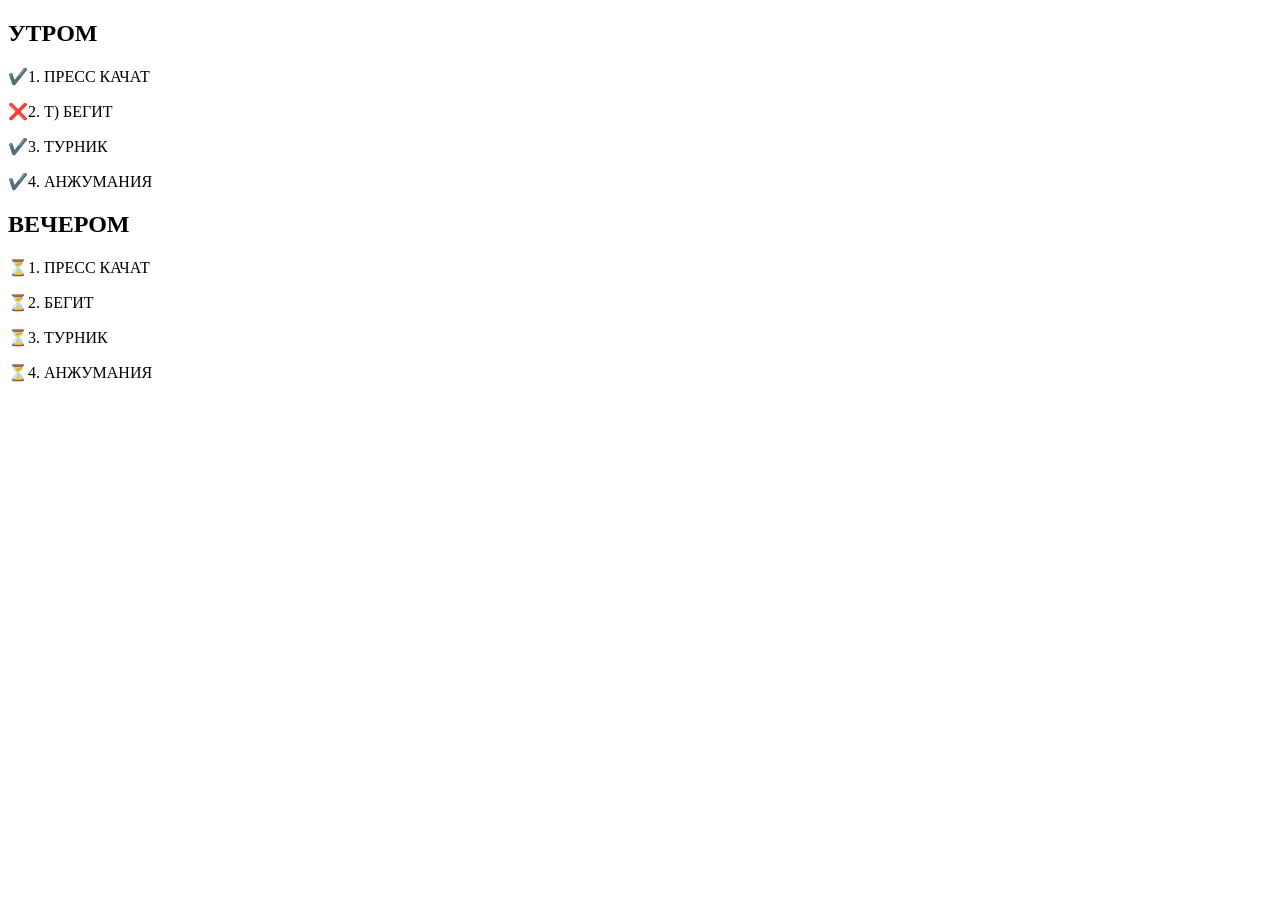
<file: kolosov.ivan/index.html>
<!DOCTYPE html>
<html lang="ru">
<head>
    <meta charset="UTF-8">
    <meta name="viewport" content="width=device-width, initial-scale=1.0">
    <title>TODOList</title>
    <link rel="stylesheet" href="style.css">
</head>
<body> 
    <h2>УТРОМ</h2>
    <p class="status" data-status="done">1. ПРЕСС КАЧАТ</p>
    <p class="status" data-status="canceled">2. Т) БЕГИТ</p>
    <p class="status" data-status="done">3. ТУРНИК</p>
    <p class="status" data-status="done">4. АНЖУМАНИЯ</p>
    <h2>ВЕЧЕРОМ</h2>
    <p class="status" data-status="pending">1. ПРЕСС КАЧАТ</p>
    <p class="status" data-status="pending">2. БЕГИТ</p>
    <p class="status" data-status="pending">3. ТУРНИК</p>
    <p class="status" data-status="pending">4. АНЖУМАНИЯ</p>
</body>
</html>
</file>
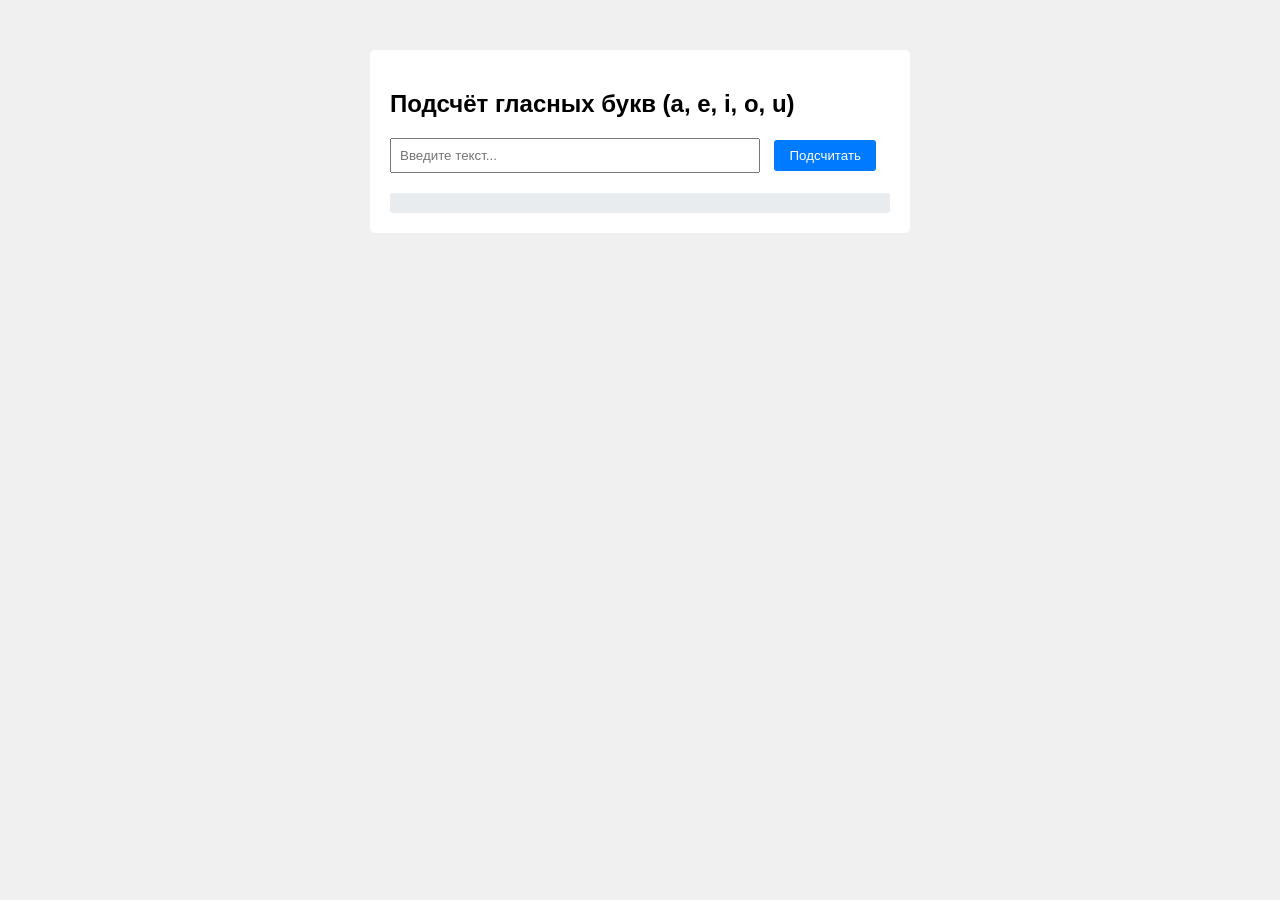
<file: TASK-2/index.html>
<!DOCTYPE html>
<html lang="ru">
<head>
    <meta charset="UTF-8">
    <title>Задача 2 - Гласные буквы</title>
    <link rel="stylesheet" href="style.css">
</head>
<body>
    <div class="container">
        <h2>Подсчёт гласных букв (a, e, i, o, u)</h2>
        
        <input type="text" id="textInput" placeholder="Введите текст...">
        <button onclick="countVowelsDemo()">Подсчитать</button>
        
        <div id="result"></div>
    </div>
    
    <script src="script.js"></script>
</body>
</html>
</file>
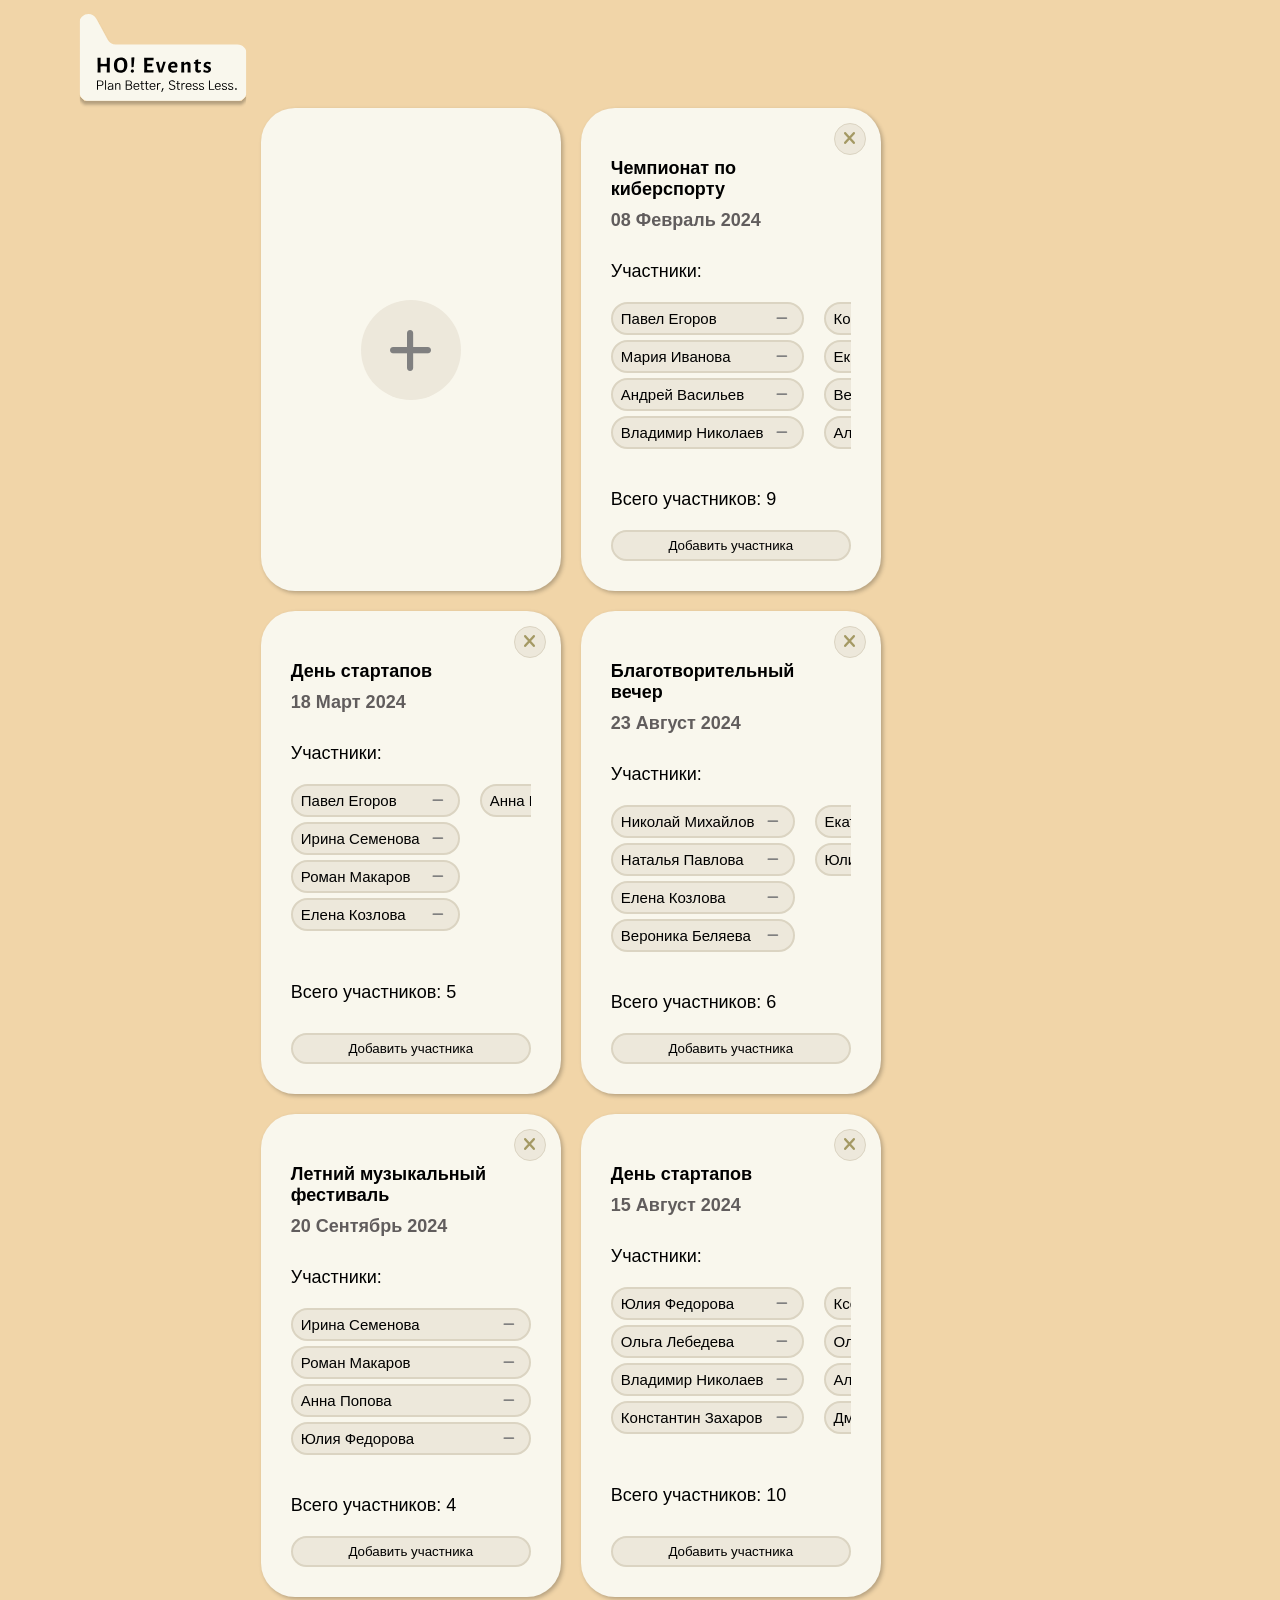
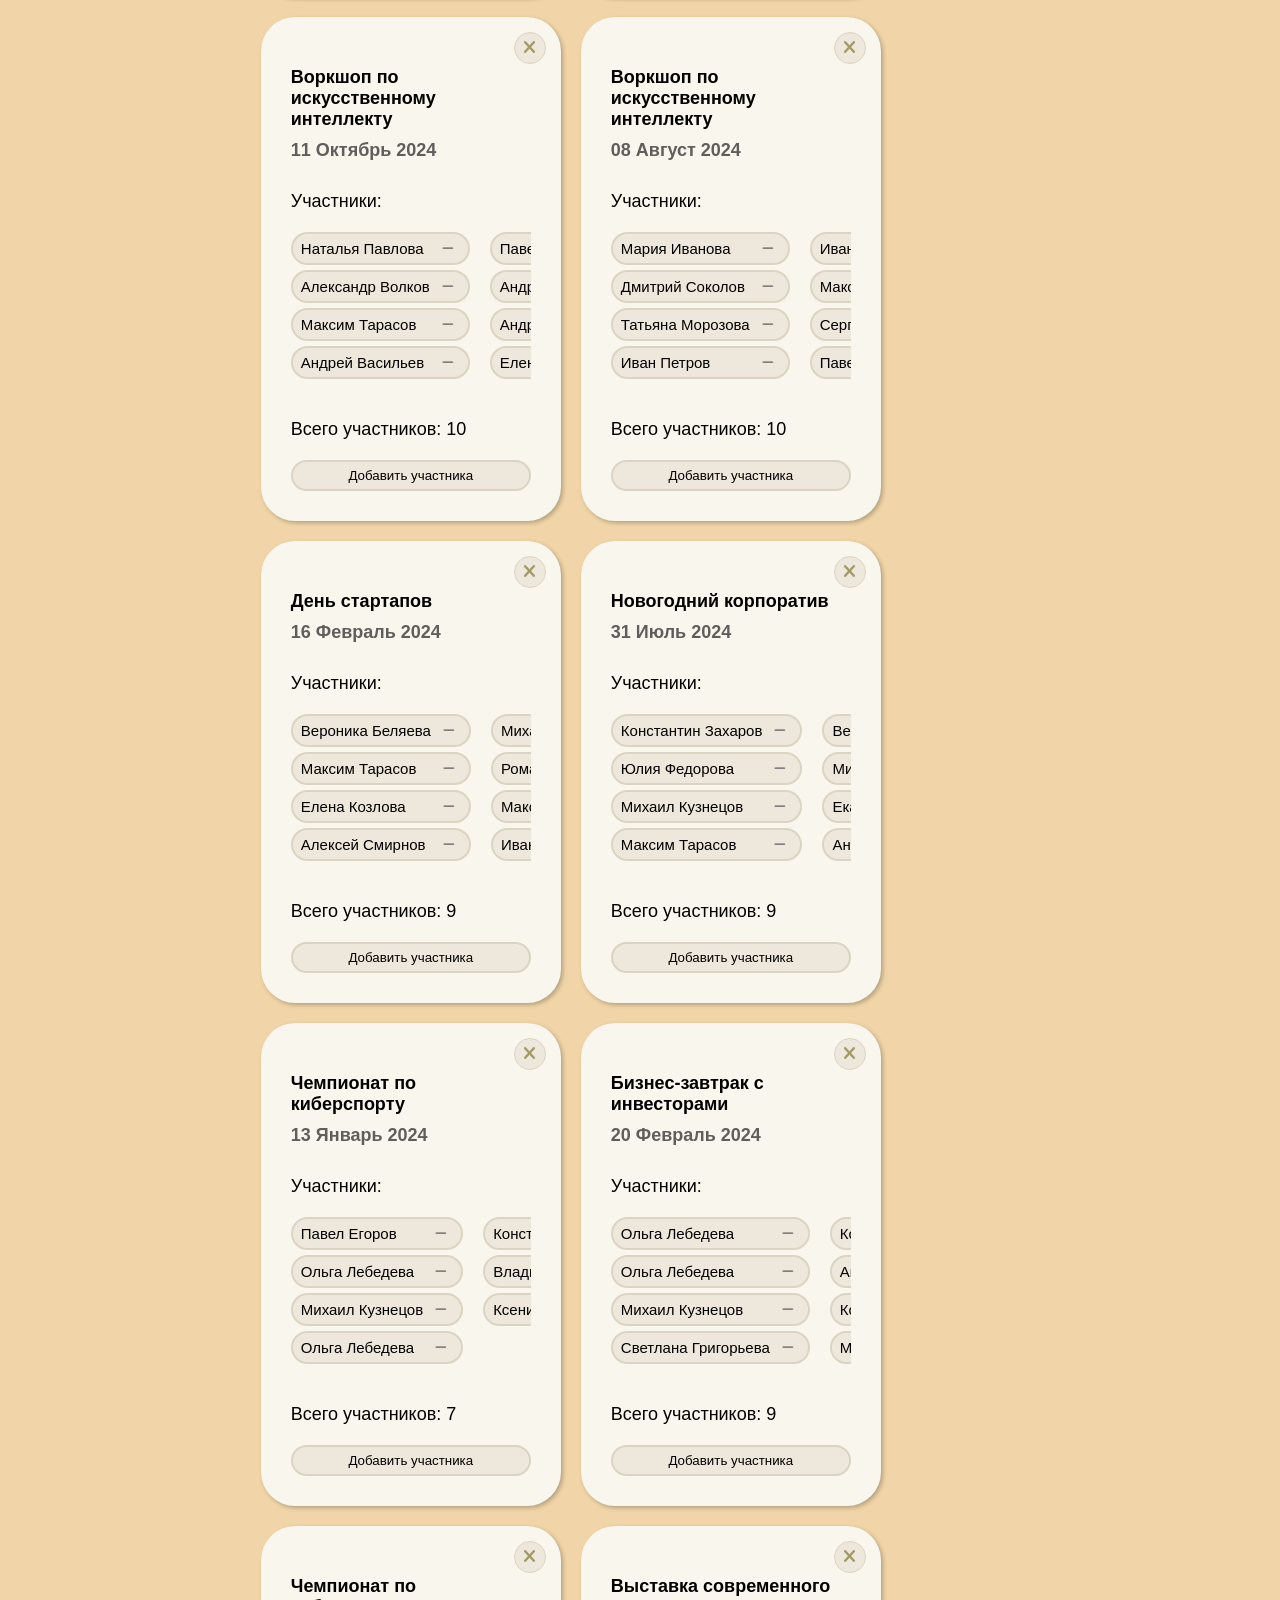
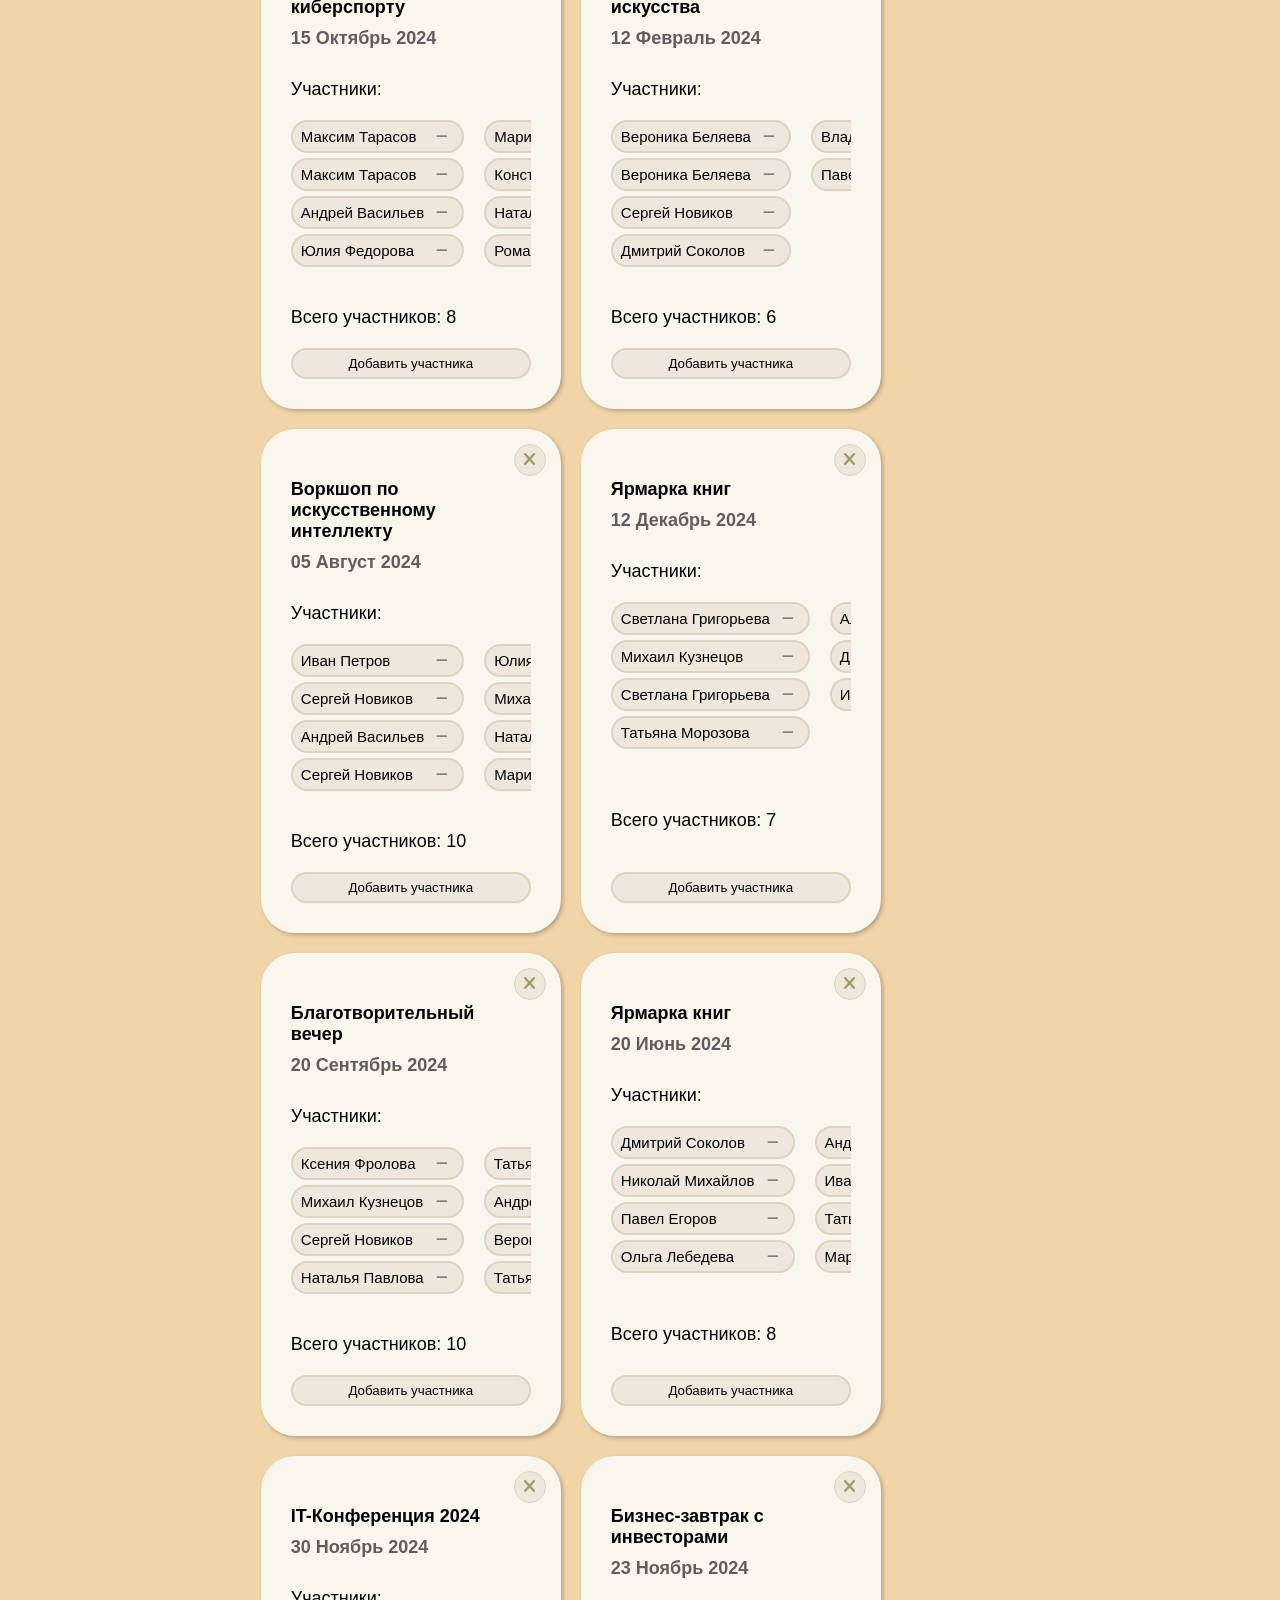
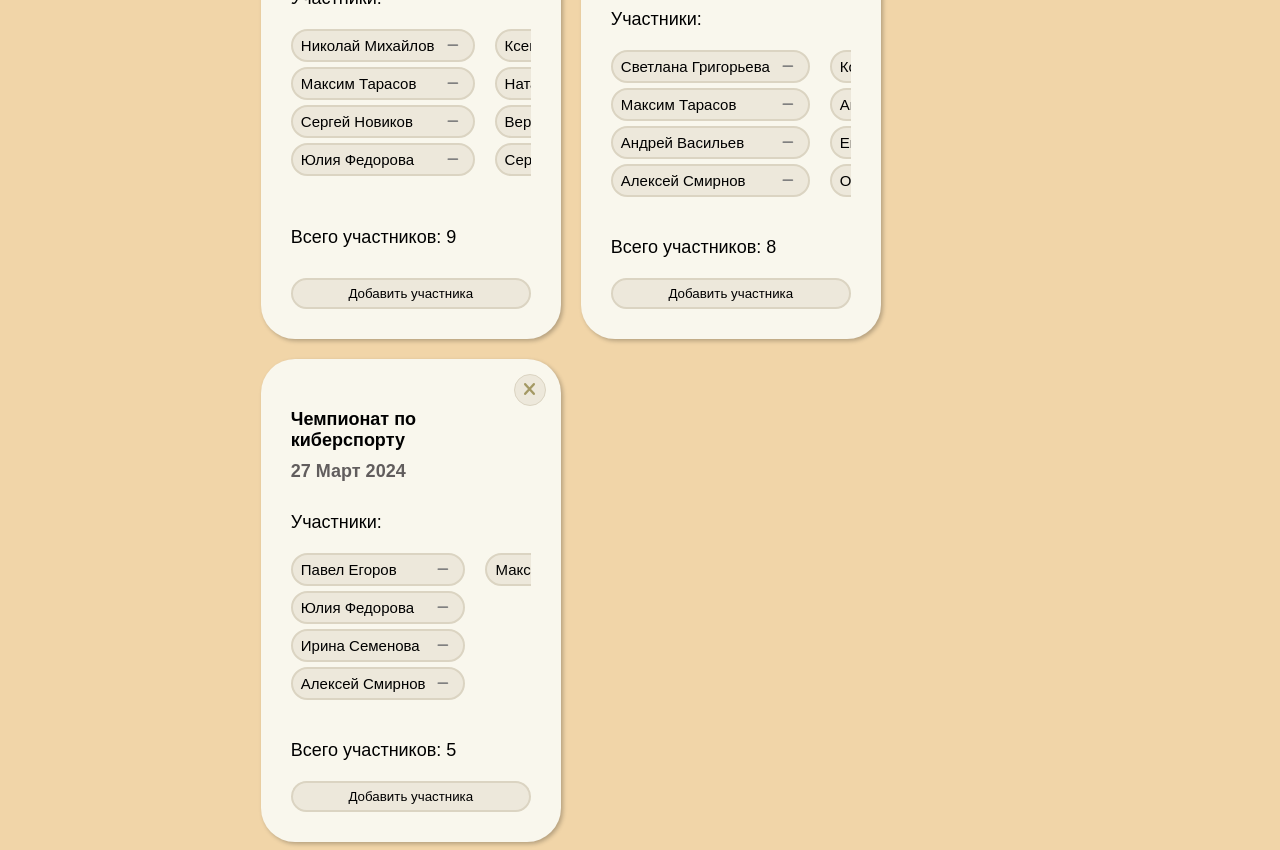
<file: Alex_Muratov/Lab_4/index.html>
<!DOCTYPE html>
<html lang="en">
<head>
    <meta charset="UTF-8">
    <title>Title</title>
    <link rel="stylesheet" href="styles/EventsStyle.css">
    <link rel="preconnect" href="https://fonts.gstatic.com">
    <link rel="stylesheet" href="styles/ModalWindow.css">
    <link rel="stylesheet" href="https://cdnjs.cloudflare.com/ajax/libs/font-awesome/6.5.1/css/all.min.css">

    <script type="module" src="scripts/eventsListFiller.js"> </script>
    <script type="module" src="scripts/eventsList.js"> </script>
    <script type="module" src="scripts/event.js"> </script>
    <script type="module" src="scripts/index.js"> </script>
    <script type="module" src="scripts/participantsUI.js"></script>
    <script type="module" src="scripts/eventsUI.js"></script>

</head>
<body>
    <header>
        <img class="logo" src="Logo.svg" alt="HO! Events. Plan Better, Stress Less">
    </header>

    <div class="events-container">
        <div class="event-card"> </div>
    </div>


    <div id="participant-modal" class="modal">
        <div class="modal-content">
            <div class="modal-header">
                <h3>Добавить участника</h3>
                <button class="cross-btn" onclick="closeModal(this)">
                    <i class="fa-solid fa-xmark"></i>
                </button>
            </div>
            <div class="modal-body">
                <form id="addParticipantForm">
                    <div class="form-group">
                        <label for="participantFirstName">Имя:</label>
                        <input type="text" id="participantFirstName" name="participantFirstName" required>
                    </div>
                    <div class="form-group">
                        <label for="participantSecondName">Фамилия:</label>
                        <input type="email" id="participantSecondName" name="participantSecondName">
                    </div>

                    <div class="form-actions">
                        <button onclick="closeModal(this)" type="button" class="cancel-btn">Отмена</button>
                        <button onclick="addParticipant()" type="button" class="submit-btn">Добавить</button>
                    </div>
                    <div class="message-container">
                        <span class="message-popup message-span" id="messagePartSpan"> </span>
                    </div>
                </form>
            </div>
        </div>
    </div>

    <div id="event-modal" class="modal">
        <div class="modal-content">
            <div class="modal-header">
                <h3>Добавить мероприятие</h3>
                <button class="cross-btn" onclick="closeModal(this)">
                    <i class="fa-solid fa-xmark"></i>
                </button>

            </div>
            <div class="modal-body">
                <form id="addEventForm">
                    <div class="form-group">
                        <label for="eventTitle">Название мероприятия:</label>
                        <input type="text" id="eventTitle" name="eventTitle" required>
                    </div>
                    <div class="form-group">
                        <label for="eventId">ID:</label>
                        <input type="text" id="eventId" name="eventId">
                    </div>
                    <div class="form-group">
                        <label for="eventDate">Дата:</label>
                        <input type="date" id="eventDate" name="eventDate">
                    </div>

                    <div class="form-actions">
                        <button onclick="closeModal(this)" type="button" class="cancel-btn">Отмена</button>
                        <button onclick="addEvent()" type="button" class="submit-btn">Добавить</button>
                    </div>
                    <div class="message-container">
                        <span class="message-popup message-span" id="messageEventSpan"> </span>
                    </div>
                </form>
            </div>
        </div>
    </div>

</body>
</html>
</file>
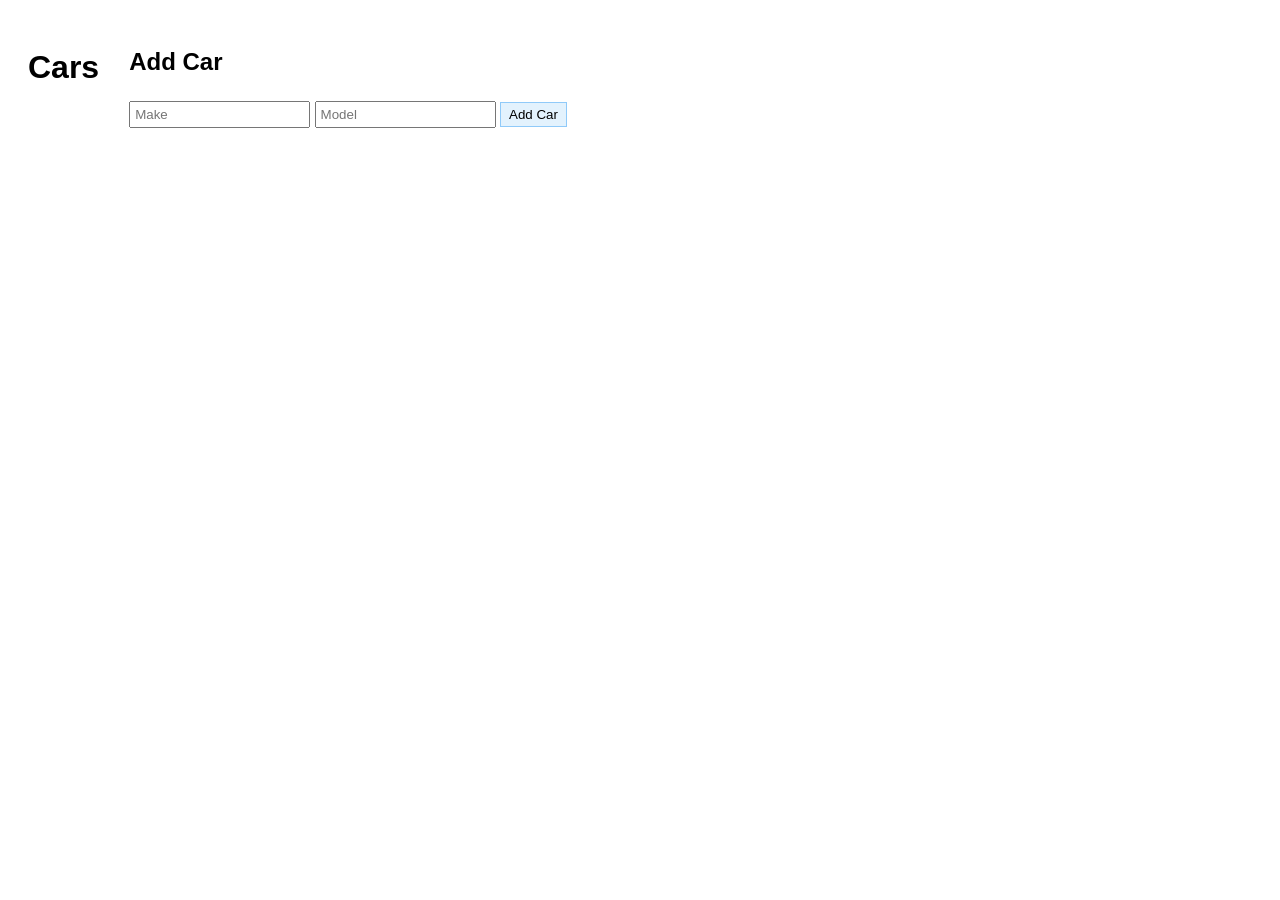
<file: alyona.karmanova/task-4/index.html>
<!DOCTYPE html>
<html lang="ru">
<head>
    <meta charset="UTF-8">
    <title>Cars and owners</title>
        <link rel="stylesheet" href="style.css">
    <script src="js/car.js"></script>
    <script src="js/car_functions.js"></script>
    <script src="js/script.js" defer></script>
</head>
<body>
<main>
    <div class="cars-block">
        <h1>Cars</h1>
        <div class="cars"></div>
    </div>

    <div class="form-block">
        <h2>Add Car</h2>
        <input type="text" id="carMake" placeholder="Make">
        <input type="text" id="carModel" placeholder="Model">
        <button id="addCar">Add Car</button>
    </div>
</main>
</body>
</html>
</file>
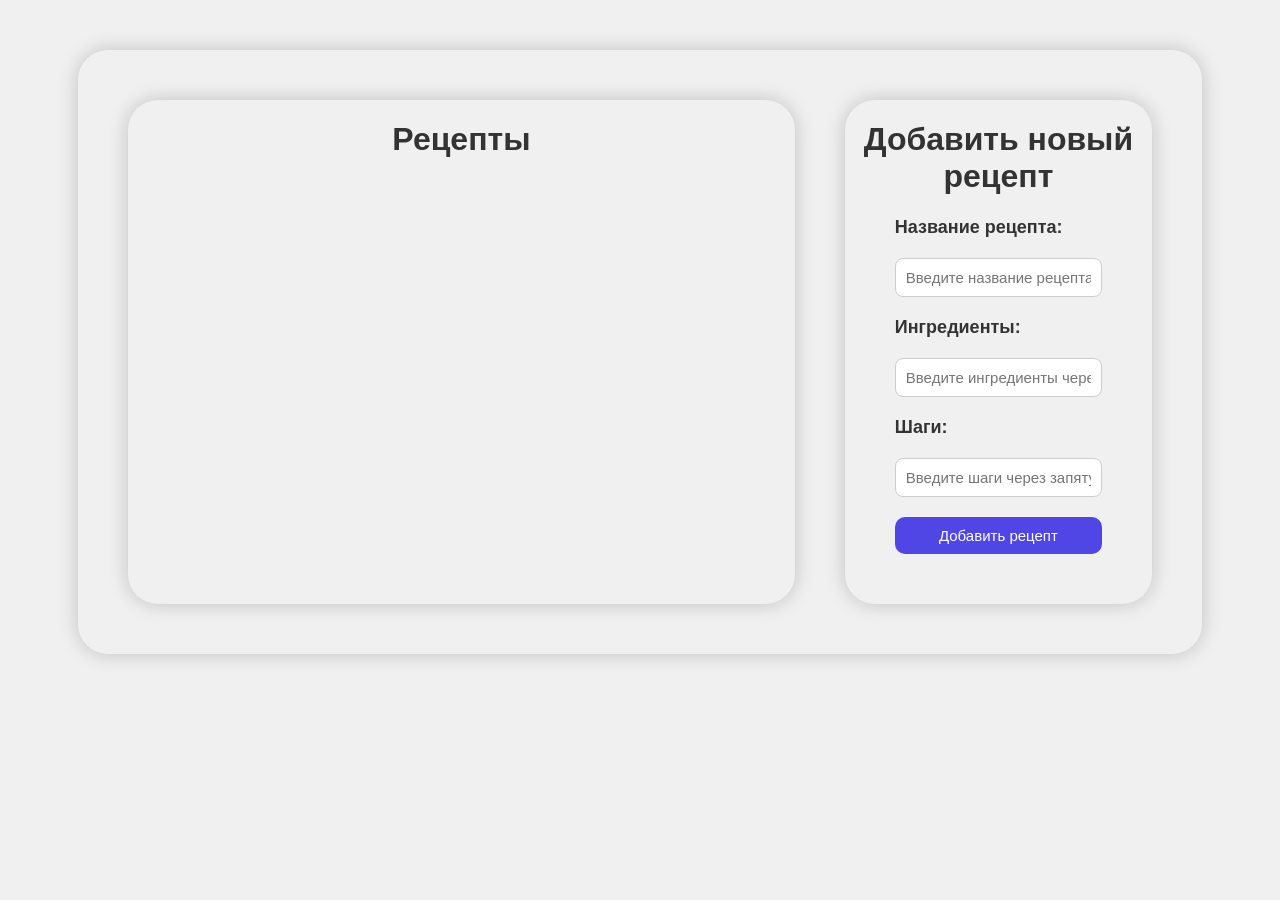
<file: andrew.mashin/task-4/index.html>
<!DOCTYPE html>
<html lang="ru">
<head>
    <meta charset="UTF-8">
    <meta name="viewport" content="width=device-width, initial-scale=1.0">
    <link rel="stylesheet" href="style.css">
    <script type="text/javascript" src="js/recipe.js"></script>
    <script type="text/javascript" src="js/recipe_functions.js"></script>
    <script type="text/javascript" src="js/script_recipe.js" defer></script>
    <title>Ingredients</title>
</head>
<body>
    <main>
        <div class="recipes-with-form">
            <div class="recipes-block">
                <h1>Рецепты</h1>

                <div class="recipes"></div>
            </div>

            <div class="form-block">
                <h1>Добавить новый рецепт</h1>

                <div class="form">
                    <label for="recipe-name">Название рецепта:</label>
                    <input type="text" id="recipe-name" name="recipe-name" placeholder="Введите название рецепта">

                    <label for="ingredients">Ингредиенты:</label>
                    <input type="text" id="ingredients" name="ingredients" placeholder="Введите ингредиенты через запятую">

                    <label for="steps">Шаги:</label>
                    <input type="text" id="steps" name="steps" placeholder="Введите шаги через запятую">

                    <button id="add-recipe-btn" type="button">Добавить рецепт</button>
                </div>
            </div>
        </div>
    </main>
</body>
</html>
</file>
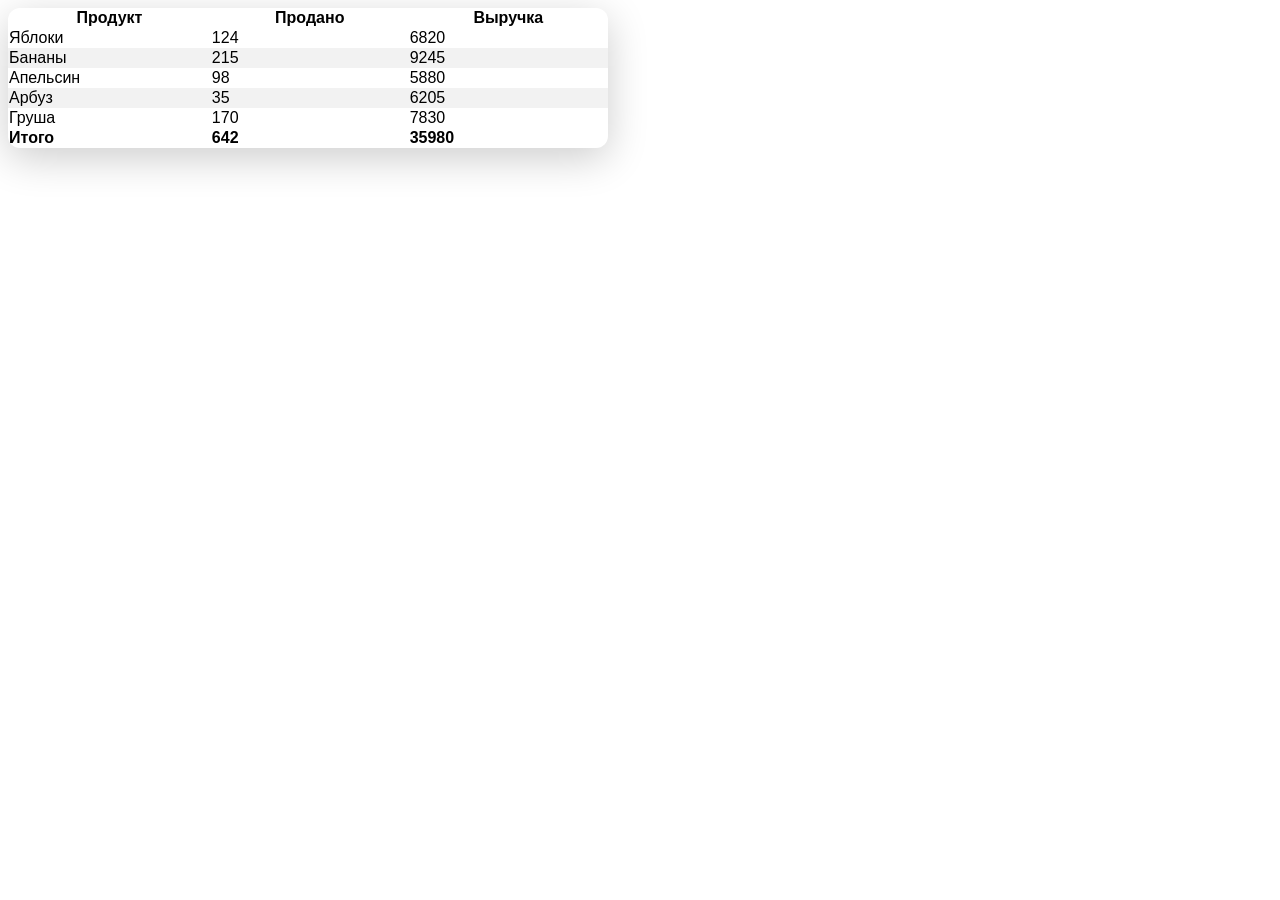
<file: golikov.valentin/task_1/index.html>
<!DOCTYPE html>
<html>
    <head>
        <meta charset="utf-8">
        <title>Таблица продаж</title>
        <link rel="stylesheet" href="styles/main.css">
    </head>
    <body>
        <table class="styled-table">
            <!-- Table header -->
            <thead>
                <tr>
                    <th>Продукт</th>
                    <th>Продано</th>
                    <th>Выручка</th>
                </tr>
            </thead>

            <!-- Table body -->
            <tbody>
                <tr>
                    <td>Яблоки</td>
                    <td>124</td>
                    <td>6820</td>
                </tr>
                <tr>
                    <td>Бананы</td>
                    <td>215</td>
                    <td>9245</td>
                </tr>
                <tr>
                    <td>Апельсин</td>
                    <td>98</td>
                    <td>5880</td>
                </tr>
                <tr>
                    <td>Арбуз</td>
                    <td>35</td>
                    <td>6205</td>
                </tr>
                <tr>
                    <td>Груша</td>
                    <td>170</td>
                    <td>7830</td>
                </tr>
            </tbody>
            
            <!-- Table foot -->
            <tfoot>
                <tr>
                    <td><strong>Итого</strong></td>
                    <td><strong>642</strong></td>
                    <td><strong>35980</strong></td>
                </tr>
            </tfoot>
        </table>
    </body>
</html>
</file>
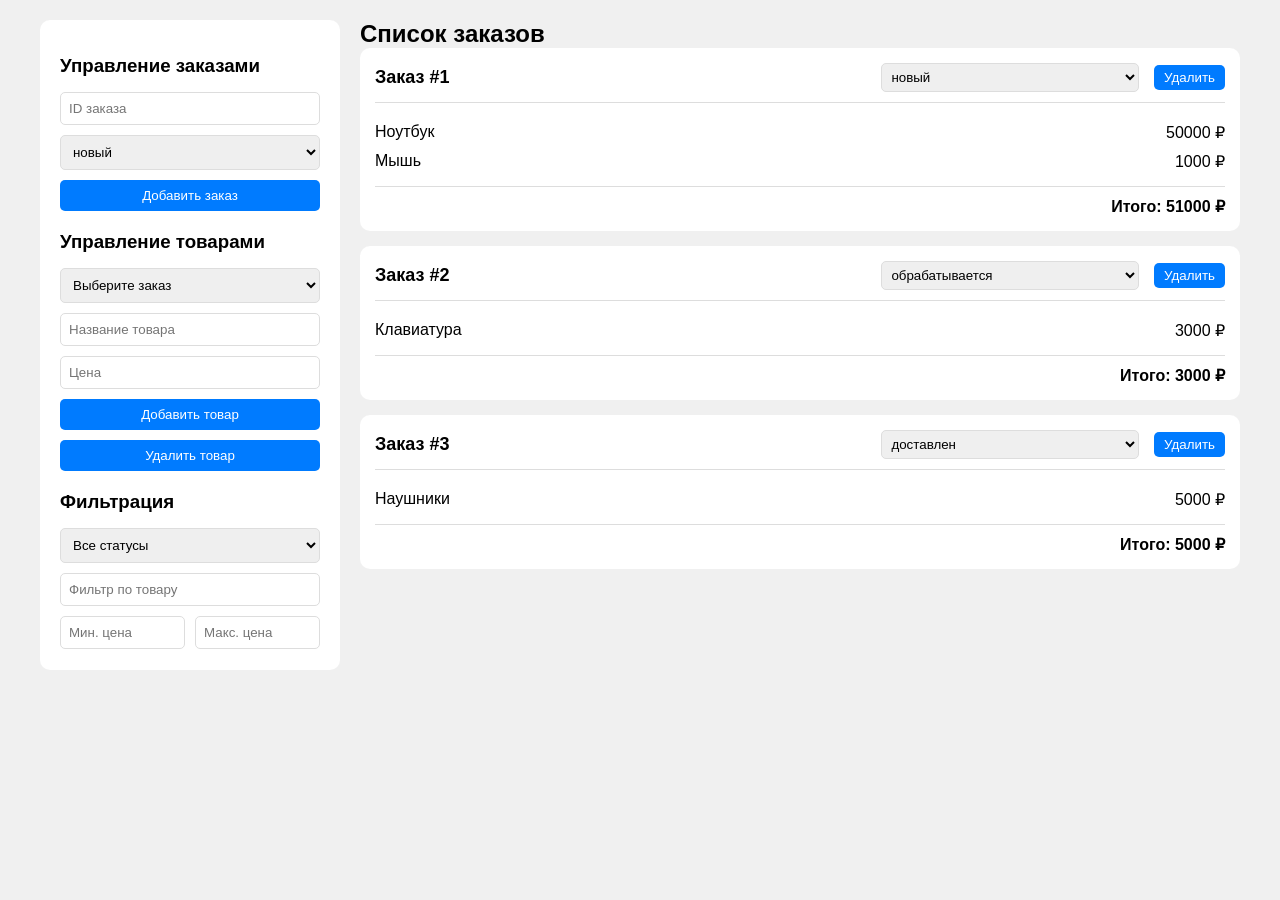
<file: golikov.valentin/task_4/index.html>
<!DOCTYPE html>
<html lang="ru">
<head>
    <meta charset="UTF-8">
    <meta name="viewport" content="width=device-width, initial-scale=1.0">
    <title>Управление заказами</title>
    <link rel="stylesheet" href="style.css">
</head>
<body>
    <div class="container">
        <div class="sidebar">
            <h3>Управление заказами</h3>
            <input type="number" id="orderId" placeholder="ID заказа">
            <select id="orderStatus">
                <option value="новый">новый</option>
                <option value="обрабатывается">обрабатывается</option>
                <option value="отправлен">отправлен</option>
                <option value="доставлен">доставлен</option>
                <option value="отменен">отменен</option>
            </select>
            <button id="addOrderBtn">Добавить заказ</button>

            <h3>Управление товарами</h3>
            <select id="orderSelect"></select>
            <input type="text" id="productName" placeholder="Название товара">
            <input type="number" id="productPrice" placeholder="Цена">
            <button id="addProductBtn">Добавить товар</button>
            <button id="removeProductBtn">Удалить товар</button>

            <h3>Фильтрация</h3>
            <select id="filterStatus">
                <option value="all">Все статусы</option>
                <option value="новый">новый</option>
                <option value="обрабатывается">обрабатывается</option>
                <option value="отправлен">отправлен</option>
                <option value="доставлен">доставлен</option>
                <option value="отменен">отменен</option>
            </select>
            <input type="text" id="filterProduct" placeholder="Фильтр по товару">
            <div class="filter-row">
                <input type="text" id="filterMinPrice" placeholder="Мин. цена" class="filter-input">
                <input type="text" id="filterMaxPrice" placeholder="Макс. цена" class="filter-input">
            </div>
        </div>

        <div class="main-content">
            <h2>Список заказов</h2>
            <div id="ordersContainer"></div>
        </div>
    </div>

    <!-- Шаблон карточки заказа -->
    <template id="orderCardTemplate">
        <div class="order-card">
            <div class="order-header">
                <span class="order-id"></span>
                <select class="status-select">
                    <option value="новый">новый</option>
                    <option value="обрабатывается">обрабатывается</option>
                    <option value="отправлен">отправлен</option>
                    <option value="доставлен">доставлен</option>
                    <option value="отменен">отменен</option>
                </select>
                <button class="delete-order">Удалить</button>
            </div>
            <div class="order-items"></div>
            <div class="order-total"></div>
        </div>
    </template>

    <script src="script.js"></script>
</body>
</html>
</file>
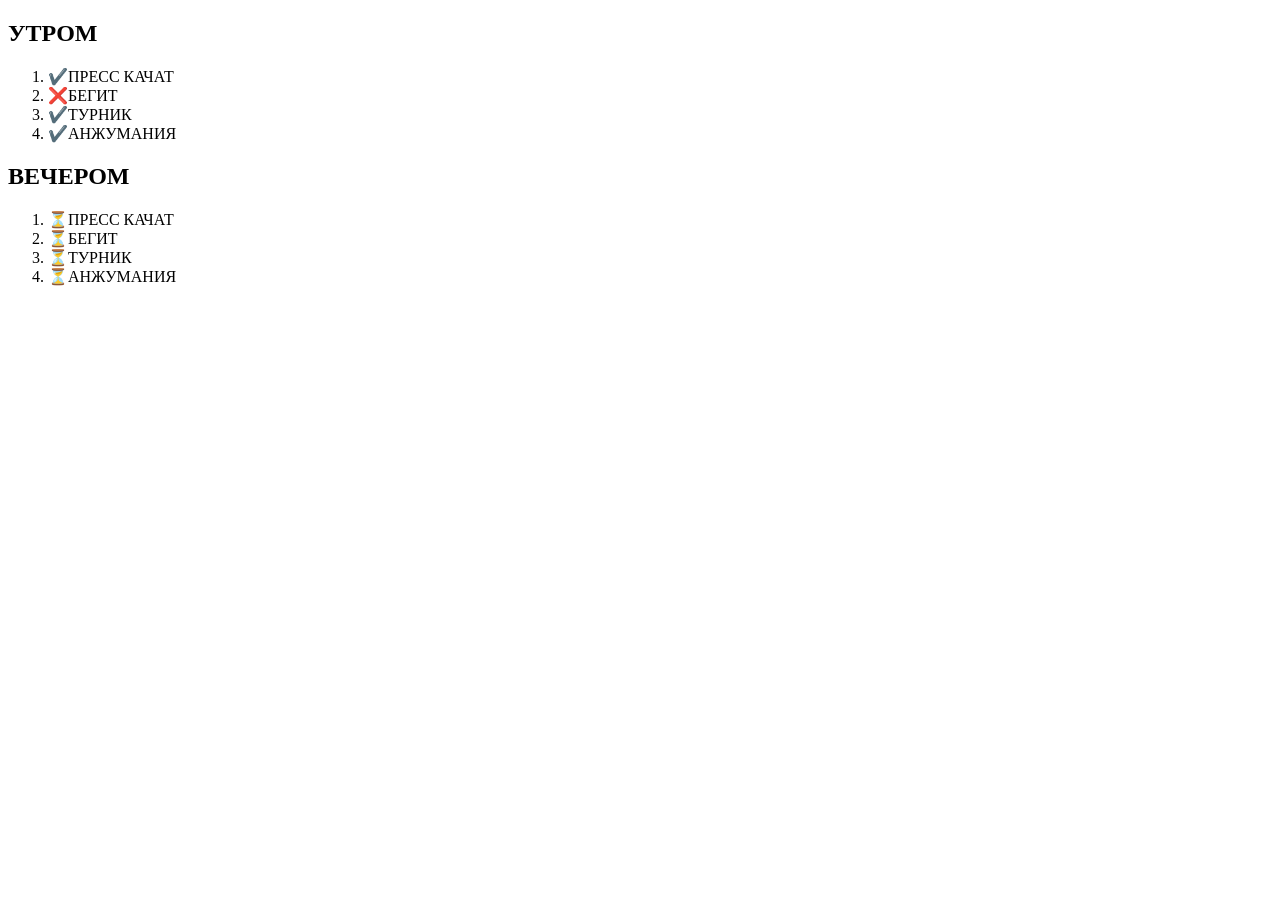
<file: kolosov.ivan/task-1/index.html>
<!DOCTYPE html>
<html lang="ru">
<head>
    <meta charset="UTF-8">
    <meta name="viewport" content="width=device-width, initial-scale=1.0">
    <title>TODOList</title>
    <link rel="stylesheet" href="style.css">
</head>
<body> 
    <h2>УТРОМ</h2>
    <ol>
        <li class="status" data-status="done">ПРЕСС КАЧАТ</li>
        <li class="status" data-status="canceled">БЕГИТ</li>
        <li class="status" data-status="done">ТУРНИК</li>
        <li class="status" data-status="done">АНЖУМАНИЯ</li>
    </ol>
    <h2>ВЕЧЕРОМ</h2>
    <ol>
        <li class="status" data-status="pending">ПРЕСС КАЧАТ</li>
        <li class="status" data-status="pending">БЕГИТ</li>
        <li class="status" data-status="pending">ТУРНИК</li>
        <li class="status" data-status="pending">АНЖУМАНИЯ</li>
    </ol>
</body>
</html>
</file>
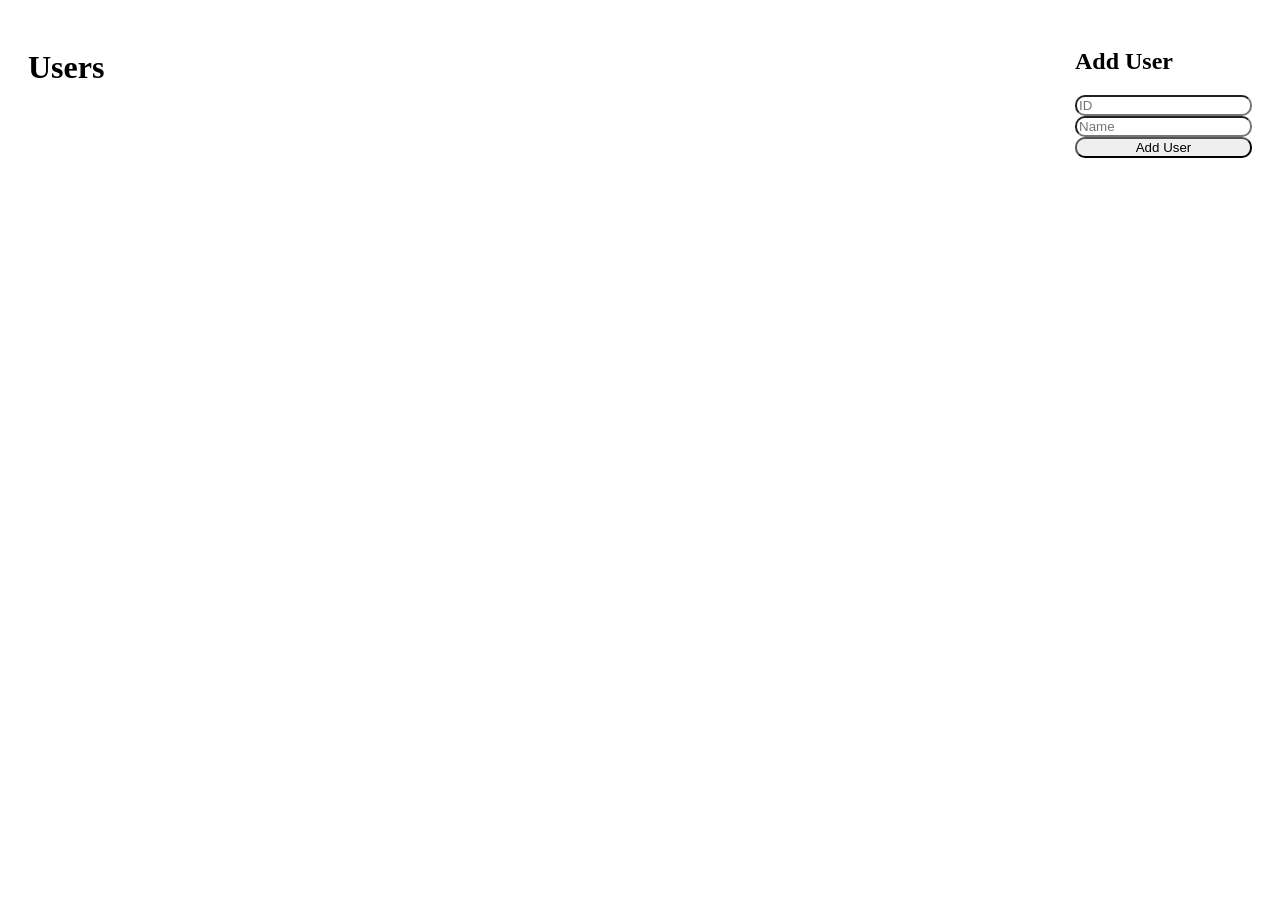
<file: kolosov.ivan/task-4/index.html>
<!DOCTYPE html>
<html lang="ru">
<head>
    <meta charset="UTF-8">
    <meta name="viewport" content="width=device-width, initial-scale=1.0">
    <link rel="stylesheet" href="style.css">
    <script type="text/javascript" src="js/user.js"></script>
    <script type="text/javascript" src="js/user_functions.js"></script>
    <script type="text/javascript" src="js/script.js" defer></script>
    <title>Users and their friends</title>
</head>
<body>  
    <main> 
        <div class="users-block">
            <h1>Users</h1>
            <div class="users"></div>
        </div>
        <div class="form-block">
            <h2>Add User</h2>
            <input type="text" id="userID" name="userID" placeholder="ID">
            <input type="text" id="userName" name="userName" placeholder="Name">
            <button id="addUser">Add User</button>
        </div>
    </main>
</body>
</html>
</file>
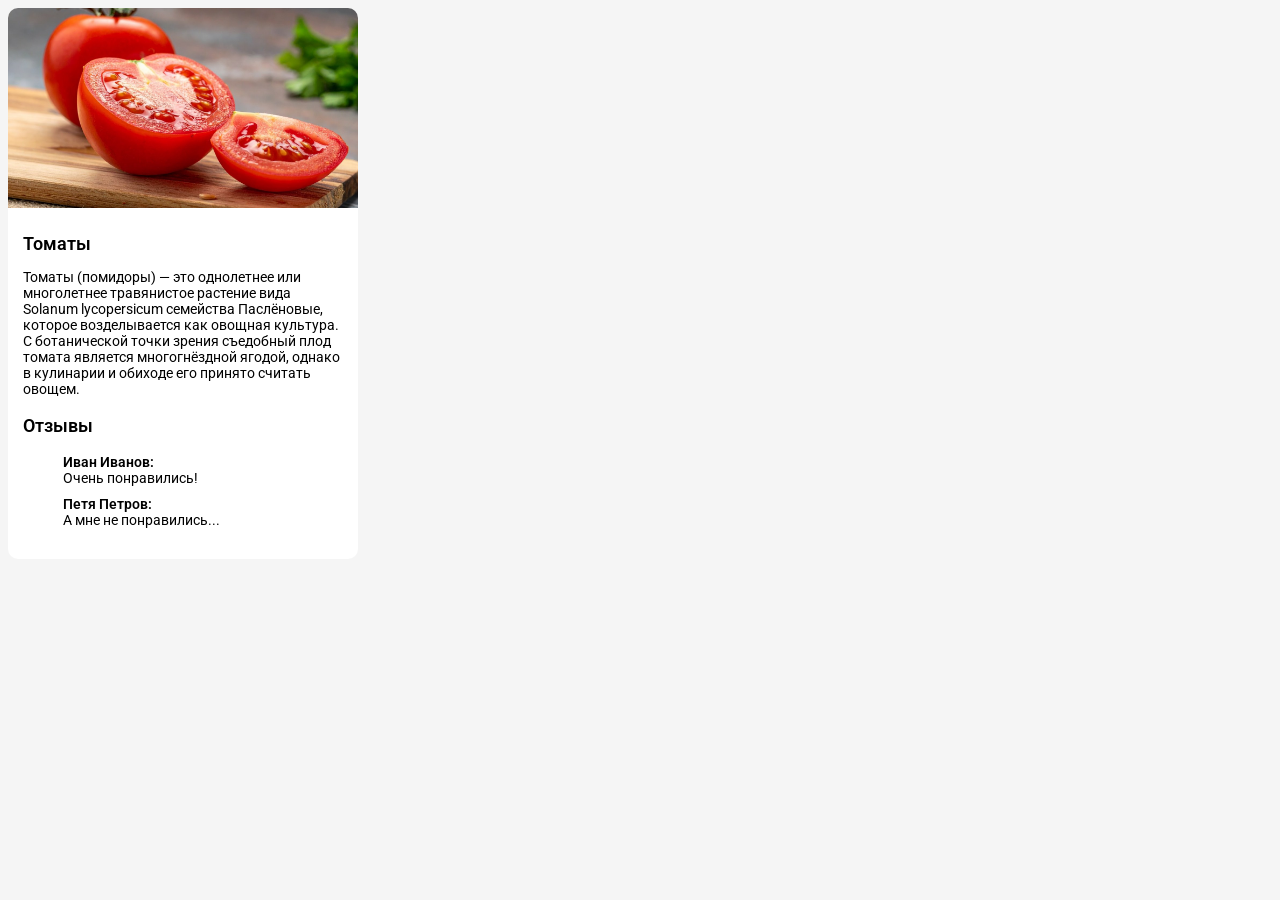
<file: mamonova_alina/task1/index.html>
<!DOCTYPE html>
<html lang="ru">
<head>
    <meta charset="UTF-8">
    <title>Карточка товара</title>
    <link rel="stylesheet" href="styles.css">
</head>
<body>

    <div class="card">
        <div class="img-wrapper">
            <img src="tomatoes.jpeg" alt="Томаты">
        </div>

        <div class="card-content">
            <h2 class="title">Томаты</h2>
            <p class="description">
                Томаты (помидоры) — это однолетнее или многолетнее травянистое растение вида Solanum
                lycopersicum семейства Паслёновые, которое возделывается как овощная культура.
                С ботанической точки зрения съедобный плод томата является многогнёздной ягодой,
                однако в кулинарии и обиходе его принято считать овощем.
            </p>

            <div class="reviews">
                <h3>Отзывы</h3>
                <ul>
                    <li>
                        <div class="user">Иван Иванов:</div>
                        <div class="text">Очень понравились!</div>
                    </li>
                    <li>
                        <div class="user">Петя Петров:</div>
                        <div class="text">А мне не понравились...</div>
                    </li>
                </ul>
            </div>
        </div>
    </div>

</body>
</html>
</file>
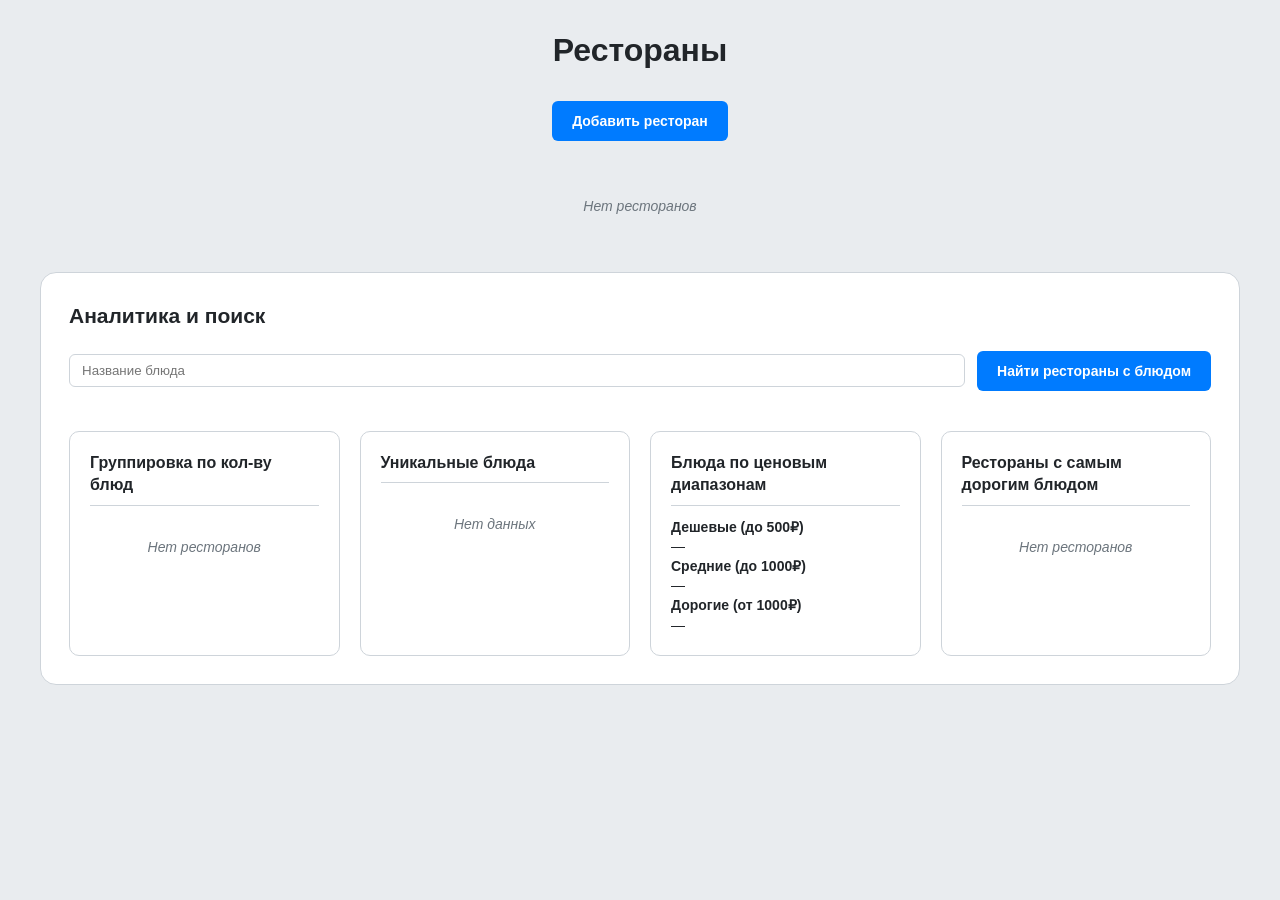
<file: mamonova_alina/task4/index.html>
<!DOCTYPE html>
<html lang="ru">
<head>
    <meta charset="UTF-8">
    <meta name="viewport" content="width=device-width, initial-scale=1.0">
    <title>Рестораны</title>
    <link rel="stylesheet" href="page/styles.css">
</head>
<body>
<div class="container">
    <h1 class="page-title">Рестораны</h1>

    <div class="restaurant-button-container">
        <button id="openRestaurantModalBtn" class="btn btn-primary">Добавить ресторан</button>
    </div>

    <div id="app" class="cards"></div>

    <div class="analytics-panel" id="analyticsRoot">
        <h2 class="analytics-title">Аналитика и поиск</h2>
        <div class="search-dish-area">
            <input type="text" id="searchDishInput" placeholder="Название блюда">
            <button class="btn btn-primary" id="searchDishBtn">Найти рестораны с блюдом</button>
            <div id="searchResultDisplay" class="search-result-display"></div>
        </div>
        <div class="analytics-grid" id="analyticsContent">
            <div class="analytics-card">Загрузка</div>
        </div>
    </div>
</div>

<div id="restaurantModal" class="modal" style="display: none;">
    <div class="modal-content">
        <span class="modal-close">&times;</span>
        <h3>Новый ресторан</h3>
        <form id="restaurantForm">
            <input type="text" id="modalRestaurantName" placeholder="Название (до 30 симв.)" maxlength="30">
            <div class="modal-buttons">
                <button id="modalRestaurantCancel" type="button" class="btn">Отмена</button>
                <button id="modalRestaurantSubmit" type="submit" class="btn btn-primary" disabled>Создать</button>
            </div>
        </form>
    </div>
</div>

<div id="dishModal" class="modal" style="display: none;">
    <div class="modal-content">
        <span class="modal-close">&times;</span>
        <h3>Новое блюдо</h3>
        <form id="dishForm">
            <input type="text" id="modalDishName" placeholder="Название (до 30 симв.)" maxlength="30">
            <input type="number" id="modalDishPrice" placeholder="Цена (1–100000 ₽)" min="1" max="100000" step="1">
            <div class="modal-buttons">
                <button id="modalDishCancel" type="button" class="btn">Отмена</button>
                <button id="modalDishSubmit" type="submit" class="btn btn-primary" disabled>Добавить</button>
            </div>
        </form>
    </div>
</div>

<script type="module" src="src/main.js"></script>
</body>
</html>
</file>
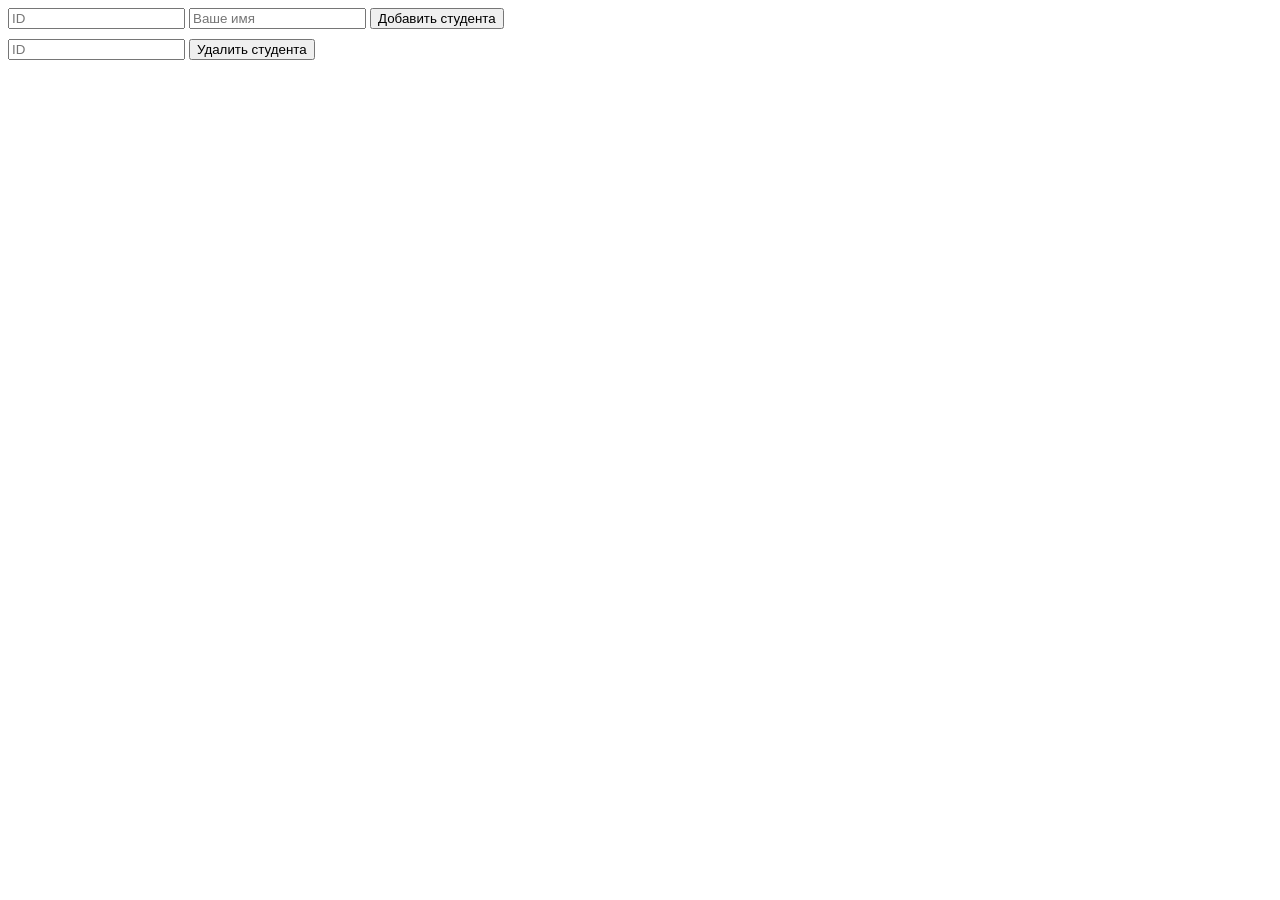
<file: polina.vasileva/task-4/index.html>
<!DOCTYPE html>
<html>
    <head>
        <link rel="stylesheet" href="styles.css">
        <script type="module" src="app.js" defer></script>
    </head>
    <body>
        <div>
            <input id="ID_add" placeholder="ID">
            <input id="name_add" placeholder="Ваше имя">
            <button id="addStudentBtn">Добавить студента</button>
            <div class="error" id="errorMessage_add"></div>
        </div>
        <div>
            <input id="ID_delete" placeholder="ID">
            <button id="deleteStudentBtn">Удалить студента</button>
            <div class="error" id="errorMessage_delete"></div>
        </div>
        <div id="studentsList"></div>
        
    </body>
</html>
</file>
<file: kolosov.ivan/style.css>
.status[data-status="pending"]::before {
    content: "⏳"
}

.status[data-status="done"]::before {
    content: "✔️"
}

.status[data-status="canceled"]::before {
    content: "❌"
}
</file>
<file: TASK-2/style.css>
body {
    font-family: Arial;
    margin: 50px;
    background: #f0f0f0;
}

.container {
    max-width: 500px;
    margin: 0 auto;
    padding: 20px;
    background: white;
    border-radius: 5px;
}

input {
    width: 70%;
    padding: 8px;
    margin-right: 10px;
}

button {
    padding: 8px 15px;
    background: #007bff;
    color: white;
    border: none;
    cursor: pointer;
    border-radius: 3px;
}

button:hover {
    background: #0056b3;
}

#result {
    margin-top: 20px;
    padding: 10px;
    background: #e9ecef;
    border-radius: 3px;
}
</file>
<file: Alex_Muratov/Lab_4/styles/EventsStyle.css>
body{
    background-color: #F1D5A8;
    display: flex;
    flex-direction: column;
    align-items: center;
    font-family: "Open Sans", sans-serif;
}

header{
    display: flex;
    justify-content: space-between;
    margin-left: 10%;
    height: 100px;
    width: 100%;
}

.events-container{
    width: 60%;
    display: flex;
    flex-wrap: wrap;
    gap: 20px;
}

.event-card{
    width: calc((100% - 40px)/3);
    min-width: 300px;
    display: flex;
    flex-direction: column;
    gap:30px;
    min-height: 450px;
    max-height: fit-content;
    background-color: #F9F7ED;
    padding: 30px;
    box-sizing: border-box;
    border-radius: 34px;
    box-shadow: 2px 2px 4px rgba(0,0,0,0.25);
    position: relative;
}

.event-card-body{
    font-size: 15px;
    display: flex;
    flex-direction: column;
    flex:1;
    justify-content: space-between;
    gap:20px;
}

.title{
    font-size: 18px;
}


.event-card-head{
    margin-top: 20px;
    display: flex;
    flex-wrap: wrap;
    gap:10px;
    justify-content: space-between;
}

.event-date{
    color: #615D5D;
    white-space: nowrap;
    font-weight: bold;
    font-size: 18px;
}

.event-name{
    font-weight: bold;
    font-size: 18px;
    overflow-wrap: break-word;
}

.participants-container{
    display: flex;
    flex-direction: column;
    flex-wrap: wrap;
    gap: 5px 20px;
    max-height: 150px;
    overflow: auto;
    padding-bottom: 20px;
}

.participants-container::-webkit-scrollbar {
    height: 6px;
}

.participants-container::-webkit-scrollbar-track{
    background: #D5D4C6;
    border-radius: 40px;
}

.participants-container::-webkit-scrollbar-thumb{
    background: #edc690;
    border-radius: 40px;
}

.participants-container::-webkit-scrollbar-thumb:hover{
    background-color: #A49964 ;
}

.participants-section{
    display: flex;
    gap:20px;
    flex-direction: column;
}

.participant-element{
    display: flex;
    justify-content: space-between;
    gap: 6px;
    white-space: nowrap;
}

.pill-button{
    background: #EDE8DB;
    border-radius: 20px;
    border: #DBD4C2 solid 2px;
    padding:6px 8px;
}

.button-container{
    display: flex;
    justify-content: center;
}

.add-part-button{
    width: 100%;
    transition: transform 0.2s ease;
    font-weight: 400;
}

.add-part-button:hover {
    background: #F1D5A8;
    transform: translateY(-3px) scale(1.1);
}

#addEventCard{
    display: flex;
    justify-content: center;
    align-items: center;
}

.create-event-button{
    display: flex;
    justify-content: center;
    align-items: center;
    background: #EDE8DB;
    width: 100px;
    height: 100px;
    border-radius:100%;
    border: none;
    transition: transform 0.2s ease;
}

.create-event-button:hover{
    transform: scale(1.1);
    background: #EDE8C9FF;
}

.create-event-button:hover i{
    color: #FF860C;
    transform: scale(1.1) rotate(180deg);
}

.fa-plus{
    user-select: none;
    cursor: pointer;
    width: 100%;
    font-size: 50px;
    color: gray;
    transition: transform 0.4s ease;
}

.cross-btn{
    position: absolute;
    top: 15px;
    right: 15px;
    width: 32px;
    height: 32px;
    border-radius: 50%;
    background: #EDE8DB;
    border: 1px solid #DBD4C2;
    cursor: pointer;
    display: flex;
    align-items: center;
    justify-content: center;
    transition: all 0.2s ease;
    z-index: 10;
}

.cross-btn i {
    font-size: 18px;
    color: #A49964;
    transition: all 0.2s ease;
    pointer-events: none;
}

.cross-btn:hover {
    background: #f44336;
    border-color: #f44336;
    transform: scale(1.05);
}


.cross-btn:hover i {
    color: white;
    transform: rotate(180deg);
}

.fa-minus {
    user-select: none;
    color: gray;
    transition: transform 0.2s ease;
}

.fa-minus:hover {
    color: #FF860C;
    cursor: pointer;
    transform: scale(1.5);
}

.small-button{
    background: none;
    border: none;
}
</file>
<file: Alex_Muratov/Lab_4/styles/ModalWindow.css>
.modal {
    display: none;
    position: fixed;
    z-index: 1000;
    left: 0;
    top: 0;
    width: 100%;
    height: 100%;
    background-color: rgba(0, 0, 0, 0.5);
    backdrop-filter: blur(3px);
}

.modal-content {
    background-color: #F9F7ED;
    margin: 10% auto;
    padding: 0;
    width: 90%;
    max-width: 500px;
    border-radius: 34px;
    box-shadow: 2px 2px 4px rgba(0, 0, 0, 0.25);
    animation: modalSlideIn 0.3s ease;
    border: 1px solid #DBD4C2;
}

.modal-header {
    position: relative;
    padding: 24px 30px 16px 30px;
    background: #F9F7ED;
    color: #333;
    border-radius: 34px 34px 0 0;
    display: flex;
    justify-content: space-between;
    align-items: center;
    border-bottom: 2px solid #EDE8DB;
}

.modal-header h3 {
    margin: 0;
    font-size: 20px;
    font-weight: 700;
    color: #333;
    display: flex;
    align-items: center;
    gap: 10px;
}

.modal-header h3 i {
    color: #A49964;
    font-size: 22px;
}

.close-btn {
    font-size: 28px;
    font-weight: bold;
    cursor: pointer;
    transition: all 0.2s ease;
    color: #A49964;
    width: 32px;
    height: 32px;
    display: flex;
    align-items: center;
    justify-content: center;
    border-radius: 50%;
    background: #EDE8DB;
}

.close-btn:hover {
    background: #f44336;
    color: white;
    transform: scale(1.05);
}

.modal-body {
    padding: 30px;
}

.form-group {
    margin-bottom: 24px;
}

.form-group label {
    display: block;
    margin-bottom: 10px;
    font-weight: 600;
    color: #333;
    font-size: 14px;
}

.form-group input {
    width: 100%;
    padding: 12px 16px;
    border: 2px solid #DBD4C2;
    border-radius: 20px;
    font-size: 14px;
    font-family: "Open Sans", sans-serif;
    box-sizing: border-box;
    background: #FFFFFF;
    transition: all 0.2s ease;
}

.form-group input:focus {
    outline: none;
    border-color: #A49964;
    box-shadow: 0 0 0 3px rgba(164, 153, 100, 0.1);
}

.form-group input::placeholder {
    color: #C4C4C4;
}

.form-actions {
    display: flex;
    gap: 15px;
    justify-content: flex-end;
    margin-top: 30px;
}

.cancel-btn, .submit-btn {
    padding: 10px 24px;
    border: none;
    border-radius: 20px;
    cursor: pointer;
    font-size: 14px;
    font-weight: 500;
    font-family: "Open Sans", sans-serif;
    transition: all 0.2s ease;
}

.cancel-btn {
    background: #EDE8DB;
    color: #666;
    border: 1px solid #DBD4C2;
}

.cancel-btn:hover {
    background: #E0D9C8;
    transform: translateY(-2px);
}

.submit-btn {
    background: #A49964;
    color: white;
}

.submit-btn:hover {
    background: #8B8050;
    transform: translateY(-2px);
    box-shadow: 0 4px 8px rgba(0, 0, 0, 0.1);
}

.submit-btn:active, .cancel-btn:active {
    transform: translateY(0);
}

.message-container {
    display: flex;
    justify-content: center;
}

.message-span {
    background: #edc690;
    color: white;
    padding: 10px 20px;
    border-radius: 40px;
    margin-top: 20px;
    display: none;
    font-size: 14px;
    font-weight: 500;
    text-align: center;
}

.message-span.show {
    display: block;
    animation: slideIn 0.3s ease forwards;
}

.message-span.hide {
    animation: slideOut 0.3s ease forwards;
}

@keyframes modalSlideIn {
    from {
        transform: translateY(-50px);
        opacity: 0;
    }
    to {
        transform: translateY(0);
        opacity: 1;
    }
}

@keyframes slideIn {
    from {
        transform: translateY(-20px);
        opacity: 0;
    }
    to {
        transform: translateY(0);
        opacity: 1;
    }
}

@keyframes slideOut {
    from {
        transform: translateY(0);
        opacity: 1;
    }
    to {
        transform: translateY(-20px);
        opacity: 0;
    }
}
</file>
<file: alyona.karmanova/task-4/style.css>
body {
    font-family: Arial, sans-serif;
    padding: 20px;
}

main {
    display: flex;
    gap: 30px;
}

.cars {
    margin-top: 10px;
}

.car {
    border: 1px solid black;
    padding: 10px;
    margin-bottom: 10px;
    width: 250px;
    background-color: #e3f2fd;
}

.car p {
    margin: 5px 0;
}

input {
    margin: 5px 0;
    padding: 4px;
}

button {
    margin-top: 5px;
    padding: 4px 8px;
    cursor: pointer;
     border: 1px solid #90caf9;
    background-color: #e3f2fd;
}

button:hover {
    background-color: #bbdefb;
}
</file>
<file: andrew.mashin/task-4/style.css>
body {
    margin: 0;
    font-family: 'Arial', sans-serif;
    background-color: #f0f0f0;
}


/* Внешний контейнер */
.recipes-with-form {
    display: flex;
    flex-direction: row;
    gap: 50px;

    width: 80vw;
    margin: 50px auto;
    padding: 50px;
    border-radius: 30px;
    box-shadow: 0 0 20px rgba(0, 0, 0, 0.2);
}

.recipes-with-form input {
    font-size: 15px;
    border: 1px solid #ccc; 
    border-radius: 8px;
    padding: 10px;
}

.recipes-with-form input:focus {
    transition: ease 0.2s;
    box-shadow: 0px 0px 3px 3px rgba(84, 134, 250, 0.5);
    outline: none;
}

.recipes-with-form h1 {
    text-align: center;
    color: #333;
}


/* Блок с рецептами */
.recipes-block {
    width: 70%;
    border-radius: 30px;
    box-shadow: 0 0 20px rgba(0, 0, 0, 0.2);
}

.recipes {
    display: grid;
    grid-template-columns: repeat(auto-fill, minmax(250px, 1fr));
    gap: 25px;
    padding: 0 50px 50px 50px;
}

.recipe {
    display: flex;
    flex-direction: column;
    gap: 20px;
    background-color: #fff;
    padding: 20px;
    border-radius: 20px;
    box-shadow: 0 0 10px rgba(0, 0, 0, 0.1);
}

.recipe:hover {
    transform: translateY(-5px);
    transition: 0.3s ease;
    box-shadow: 0 8px 20px rgba(0,0,0,0.15);
}

.recipe h2 {
    text-align: center;
    margin: 0;
    color: #555;
}

.recipe ul {
    list-style-type: none;
    margin: 0;
    padding: 0;
}

.recipe > ul {
    max-height: 400px;
    overflow-y: auto;
    display: flex;
    flex-direction: column;
    gap: 15px;
}

.recipe ul ul li {
    color: #666;
    padding-bottom: 5px;
}

.recipe-input-form {
    display: flex;
    justify-content: space-between;
    align-items: center;
}

.recipe-btn {
    min-width: 25px;
    min-height: 25px;
    font-size: 12px;
    border: none;
    padding: 0;
    border-radius: 5px;
    cursor: pointer;
}

.recipe input {
    padding: 2px 5px;
}

.delete-recipe-btn {
    width: 80%;
    margin: auto auto 0 auto;
    background: #e53e3e;
    color: white;
    font-size: 15px;
    border: none;
    padding: 10px 18px;
    border-radius: 10px;
    cursor: pointer;
}

.delete-recipe-btn:hover {
    background: #ff5d5d;
}


/* Блок с формой */
.form-block {
    width: 30%;
    border-radius: 30px;
    box-shadow: 0 0 20px rgba(0, 0, 0, 0.2);
}

.form {
    display: flex;
    padding: 0 50px 50px 50px;
    flex-direction: column;
    gap: 20px;
}

.form label {
    font-size: 18px;
    font-weight: bold;
    color: #333;
}

#add-recipe-btn {
  background: #4f46e5;
  color: white;
  font-size: 15px;
  border: none;
  padding: 10px 18px;
  border-radius: 10px;
  cursor: pointer;
}

#add-recipe-btn:hover {
  background: #4338ca;
}
</file>
<file: golikov.valentin/task_1/styles/main.css>
.styled-table {
    border-collapse: collapse;
    width: 100%;
    max-width: 600px;
    font-family: sans-serif;
    box-shadow: 0 10px 40px rgba(0, 0, 0, 0.2);
    border-radius: 12px;
    overflow: hidden;
}

.styled-table tbody tr:nth-child(odd) {
    background-color: #ffffff;
}

.styled-table tbody tr:nth-child(even) {
    background-color: #f2f2f2;
}

.styled-table tbody tr:hover {
    background-color: #d3d3d3;
    cursor: pointer;
}
</file>
<file: golikov.valentin/task_4/style.css>
* {
    margin: 0;
    padding: 0;
    box-sizing: border-box;
}

body {
    font-family: Arial, sans-serif;
    background: #f0f0f0;
    padding: 20px;
}

.container {
    display: flex;
    gap: 20px;
    max-width: 1200px;
    margin: 0 auto;
}

.sidebar {
    width: 300px;
    height: 650px;
    background: white;
    padding: 20px;
    border-radius: 10px;
}

.sidebar h3 {
    margin: 15px 0 10px 0;
}

.filter-row {
    display: flex;
    gap: 10px;
    margin-top: 5px;
}

.filter-input {
    flex: 1;
    margin: 0;
}

input, select, button {
    width: 100%;
    padding: 8px;
    margin: 5px 0;
    border: 1px solid #ddd;
    border-radius: 5px;
}

button {
    background: #007bff;
    color: white;
    cursor: pointer;
    border: none;
}

button:hover {
    background: #0056b3;
}

.main-content {
    flex: 1;
}

.order-card {
    background: white;
    padding: 15px;
    margin-bottom: 15px;
    border-radius: 10px;
}

.order-header {
    display: flex;
    justify-content: space-between;
    align-items: center;
    margin-bottom: 15px;
    padding-bottom: 10px;
    border-bottom: 1px solid #ddd;
    gap: 15px;  
}

.order-id {
    font-weight: bold;
    font-size: 18px;
    flex: 2;  
}

.status-select {
    flex: 1;
    padding: 5px;
    margin: 0;
}

.delete-order {
    flex: 0;
    width: auto;
    padding: 5px 10px;
    margin: 0;
}

.order-item {
    display: flex;
    justify-content: space-between;
    padding: 5px 0;
}

.order-total {
    text-align: right;
    font-weight: bold;
    margin-top: 10px;
    padding-top: 10px;
    border-top: 1px solid #ddd;
}
</file>
<file: kolosov.ivan/task-1/style.css>
.status[data-status="pending"]::before {
    content: "⏳"
}

.status[data-status="done"]::before {
    content: "✔️"
}

.status[data-status="canceled"]::before {
    content: "❌"
}
</file>
<file: kolosov.ivan/task-4/style.css>
main {
    display: flex;
    gap: 20px;
    padding: 20px;
}

.form-block {
    display: flex;
    flex-direction: column;
    margin-left: auto;
}

.user {
    background-color: #597BC0;
    border-radius: 30px;
    padding: 5px;
    display: flex;
    flex-direction: column;
    align-items: center;
    gap: 10px;
}

.users {
    display: flex;
    flex-wrap: wrap;
    gap: 10px;
}

button {
    border-radius: 10px;
}

input {
    border-radius: 10px;
}
</file>
<file: mamonova_alina/task1/styles.css>
@font-face {
    font-family: 'Roboto';
    src: url('fonts/Roboto-Regular.ttf') format('truetype');
    font-weight: 400;
    font-display: swap;
}

@font-face {
    font-family: 'Roboto';
    src: url('fonts/Roboto-SemiBold.ttf') format('truetype');
    font-weight: 600;
    font-display: swap;
}

:root {
    --font-primary: 'Roboto';
    --title-font-weight: 600;
    --font-size-semibold: 18px;
    --font-size-regular: 14px;

    --card-width: 350px;
    --card-radius: 10px;

    --img-width: 350px;
    --img-height: 200px;

    --margin-sm: 10px;
    --margin-md: 15px;
    --padding-md: 15px;

    --color-bg-page: #f5f5f5;
    --color-bg-card: #ffffff;
}

body {
    font-family: var(--font-primary), sans-serif;
    background-color: var(--color-bg-page);
}

.card {
    overflow-wrap: break-word;
    box-sizing: border-box;
    overflow: hidden;
    width: var(--card-width);
    background: var(--color-bg-card);
    border-radius: var(--card-radius);
}

.img-wrapper img {
    width: 100%;
    height: var(--img-height);
    object-fit: cover;
    display: block;
}

.card-content {
    padding: var(--padding-md);
}

.title {
    font-size: var(--font-size-semibold);
    font-weight: var(--title-font-weight);
    margin-top: var(--margin-sm);
}

.description {
    font-size: var(--font-size-regular);
    margin-top: var(--margin-sm);
}

.reviews h3 {
    font-size: var(--font-size-semibold);
    font-weight: var(--title-font-weight);
}

.reviews ul {
    list-style: none;
}

.reviews li {
    margin-top: var(--margin-sm);
}

.user {
    font-size: var(--font-size-regular);
    font-weight: var(--title-font-weight);
}

.text {
    font-size: var(--font-size-regular);
}
</file>
<file: mamonova_alina/task4/page/styles.css>
:root {
    --g-step: 4px;

    --margin-xs: calc(var(--g-step) * 2);
    --margin-sm: calc(var(--g-step) * 3);
    --margin-md: calc(var(--g-step) * 5);
    --margin-lg: calc(var(--g-step) * 7);

    --padding-xs: calc(var(--g-step) * 2);
    --padding-sm: calc(var(--g-step) * 3);
    --padding-md: calc(var(--g-step) * 5);
    --padding-lg: calc(var(--g-step) * 7);

    --font-size-xs: 12px;
    --font-size-sm: 14px;
    --font-size-md: 16px;
    --font-size-lg: 20px;
    --font-size-xxl: 32px;

    --font-bold: 600;

    --radius-sm: 6px;
    --radius-md: 10px;
    --radius-lg: 16px;
    --radius-xl: 24px;
    --radius-2xl: 12px;

    --color-bg-page: #e9ecef;
    --color-bg-card: #ffffff;
    --color-bg-hover: #f8f9fa;
    --color-text-primary: #212529;
    --color-text-secondary: #6c757d;
    --color-border: #ced4da;

    --color-primary: #007bff;
    --color-primary-hover: #0069d9;
    --color-danger: #dc3545;
    --color-danger-hover: #c82333;

    --card-width: 300px;
}

* {
    margin: 0;
    padding: 0;
    box-sizing: border-box;
}

body {
    background: var(--color-bg-page);
    color: var(--color-text-primary);
    font-family: 'Roboto', Arial, sans-serif;
    font-size: var(--font-size-sm);
    line-height: 1.4;
    padding: var(--padding-lg);
}

.container {
    max-width: 1200px;
    margin: 0 auto;
}

h1, h2, h3 {
    font-weight: var(--font-bold);
}

.page-title {
    color: var(--color-text-primary);
    font-size: var(--font-size-xxl);
    margin-bottom: var(--margin-lg);
    text-align: center;
}

.analytics-panel {
    background: var(--color-bg-card);
    border: 1px solid var(--color-border);
    border-radius: var(--radius-lg);
    margin: var(--margin-lg) 0;
    padding: var(--padding-lg);
}

.analytics-grid {
    display: grid;
    gap: var(--margin-md);
    grid-template-columns: repeat(auto-fit, minmax(250px, 1fr));
    margin-top: var(--margin-md);
}

.analytics-card {
    background: var(--color-bg-card);
    border: 1px solid var(--color-border);
    border-radius: var(--radius-md);
    overflow: hidden;
    overflow-wrap: break-word;
    padding: var(--padding-md);
}

.analytics-card h3 {
    border-bottom: 1px solid var(--color-border);
    font-size: var(--font-size-md);
    margin-bottom: var(--margin-sm);
    padding-bottom: var(--margin-xs);
}

.search-dish-area {
    align-items: center;
    display: flex;
    flex-wrap: wrap;
    gap: var(--margin-sm);
    margin-top: var(--margin-md);
}

.search-dish-area input {
    border: 1px solid var(--color-border);
    border-radius: var(--radius-sm);
    flex: 2;
    padding: var(--padding-xs) var(--padding-sm);
}

.cards {
    display: grid;
    gap: var(--margin-md);
    grid-template-columns: repeat(auto-fill, minmax(var(--card-width), 1fr));
    margin-top: var(--margin-lg);
}

.restaurant-card {
    background: var(--color-bg-card);
    border: 1px solid var(--color-border);
    border-radius: var(--radius-lg);
    height: 100%;
    overflow: hidden;
    transition: box-shadow 0.2s;
}

.restaurant-card:hover {
    box-shadow: 0 2px 8px rgba(0, 0, 0, 0.1);
}

.card-header {
    background: var(--color-bg-card);
    border-bottom: 1px solid var(--color-border);
    display: flex;
    flex-wrap: wrap;
    justify-content: space-between;
    align-items: baseline;
    overflow: hidden;
    overflow-wrap: break-word;
    padding: var(--padding-md);
}

.restaurant-name {
    color: var(--color-text-primary);
    font-size: var(--font-size-lg);
    font-weight: var(--font-bold);
    overflow: hidden;
    overflow-wrap: break-word;
}

.menu-badge {
    background: var(--color-bg-page);
    border-radius: var(--radius-xl);
    color: var(--color-text-secondary);
    font-size: var(--font-size-xs);
    font-weight: var(--font-bold);
    padding: var(--padding-xs) var(--padding-sm);
}

.card-body {
    padding: var(--padding-md);
}

.menu-title {
    color: var(--color-text-primary);
    font-size: var(--font-size-md);
    font-weight: var(--font-bold);
    margin-bottom: var(--margin-sm);
}

.dish-list {
    list-style: none;
    margin-bottom: var(--margin-md);
    max-height: 200px;
    overflow-y: auto;
}

.dish-item {
    align-items: center;
    background: var(--color-bg-card);
    border: 1px solid var(--color-border);
    border-radius: var(--radius-sm);
    display: flex;
    justify-content: space-between;
    margin-bottom: var(--margin-xs);
    padding: var(--padding-xs) var(--padding-sm);
}

.dish-info {
    font-size: var(--font-size-sm);
    overflow: hidden;
    overflow-wrap: break-word;
}

.dish-price {
    background: transparent;
    border-radius: var(--radius-xl);
    color: var(--color-primary);
    font-size: var(--font-size-xs);
    font-weight: var(--font-bold);
    padding: 2px var(--padding-xs);
}

.btn {
    border: none;
    border-radius: var(--radius-sm);
    cursor: pointer;
    font-family: inherit;
    font-size: var(--font-size-sm);
    font-weight: var(--font-bold);
    padding: var(--padding-xs) var(--padding-md);
    transition: opacity 0.2s;
}

.btn:disabled {
    cursor: not-allowed;
    opacity: 0.5;
    transform: none;
}

.btn-primary {
    background: var(--color-primary);
    color: white;
    padding: var(--padding-sm) var(--padding-md);
}

.btn-primary:hover {
    background: var(--color-primary-hover);
}

.btn-delete {
    background: var(--color-danger);
    color: white;
}

.btn-delete:hover {
    background: var(--color-danger-hover);
}

.btn-icon {
    background: none;
    border: none;
    border-radius: var(--radius-sm);
    color: var(--color-danger);
    cursor: pointer;
    font-size: var(--font-size-md);
    padding: var(--padding-xs) var(--padding-xs);
}

.btn-icon:hover {
    background: var(--color-bg-hover);
}

.card-actions {
    display: flex;
    gap: var(--margin-sm);
    justify-content: space-between;
    margin-top: auto;
}

.empty-state {
    color: var(--color-text-secondary);
    font-style: italic;
    padding: var(--padding-md) 0;
    text-align: center;
}

.modal {
    align-items: center;
    background-color: rgba(0, 0, 0, 0.5);
    display: flex;
    height: 100%;
    justify-content: center;
    left: 0;
    position: fixed;
    top: 0;
    width: 100%;
    z-index: 2000;
}

.modal-content {
    background: white;
    border-radius: var(--radius-2xl);
    max-width: 400px;
    padding: var(--padding-lg);
    position: relative;
    width: 90%;
}

.modal-close {
    cursor: pointer;
    font-size: var(--font-size-xxl);
    position: absolute;
    right: var(--margin-md);
    top: var(--margin-sm);
}

.modal-content input,
.modal-content select {
    border: 1px solid var(--color-border);
    border-radius: var(--radius-sm);
    font-size: var(--font-size-sm);
    margin: var(--margin-sm) 0;
    padding: var(--padding-xs) var(--padding-sm);
    width: 100%;
}

.modal-content button {
    margin-top: var(--margin-xs);
}

.restaurant-button-container {
    margin-bottom: var(--margin-md);
    text-align: center;
}

.search-result-display {
    font-weight: 500;
    margin-top: var(--margin-xs);
    width: 100%;
}

.modal-buttons {
    display: flex;
    gap: var(--margin-sm);
    justify-content: flex-end;
    margin-top: var(--margin-md);
}

.empty-state-full {
    grid-column: 1 / -1;
    text-align: center;
    padding: var(--padding-lg);
}

.dish-actions {
    align-items: center;
    display: flex;
    gap: var(--margin-xs);
}

.search-error {
    color: var(--color-danger);
}
</file>
<file: polina.vasileva/task-4/styles.css>
#studentsList {
    display: grid;
    grid-template-columns: repeat(auto-fill, minmax(300px, 1fr));
    gap: 20px;
}
.student-card {
    border-radius: 12px;
    padding: 15px;

    box-shadow: 0 4px 12px rgba(0, 0, 0, 0.1);

    transition: all 0.2s ease;
}
.student-card:hover {
    transform: translateY(-5px);
    box-shadow: 0 6px 18px rgba(0, 0, 0, 0.15);
}
.student-card h3 {
    margin: 0 0 10px;
    font-size: 16px;
}
.student-card ul {
    padding-left: 18px;
    margin: 0;
}

.student-card li {
    margin-bottom: 5px;
    font-size: 14px;
}
.good {
    color: green;
}

.bad {
    color: red;
}

.error {
    margin-top: 10px;
    font-weight: bold;
    color: red;
}
</file>
